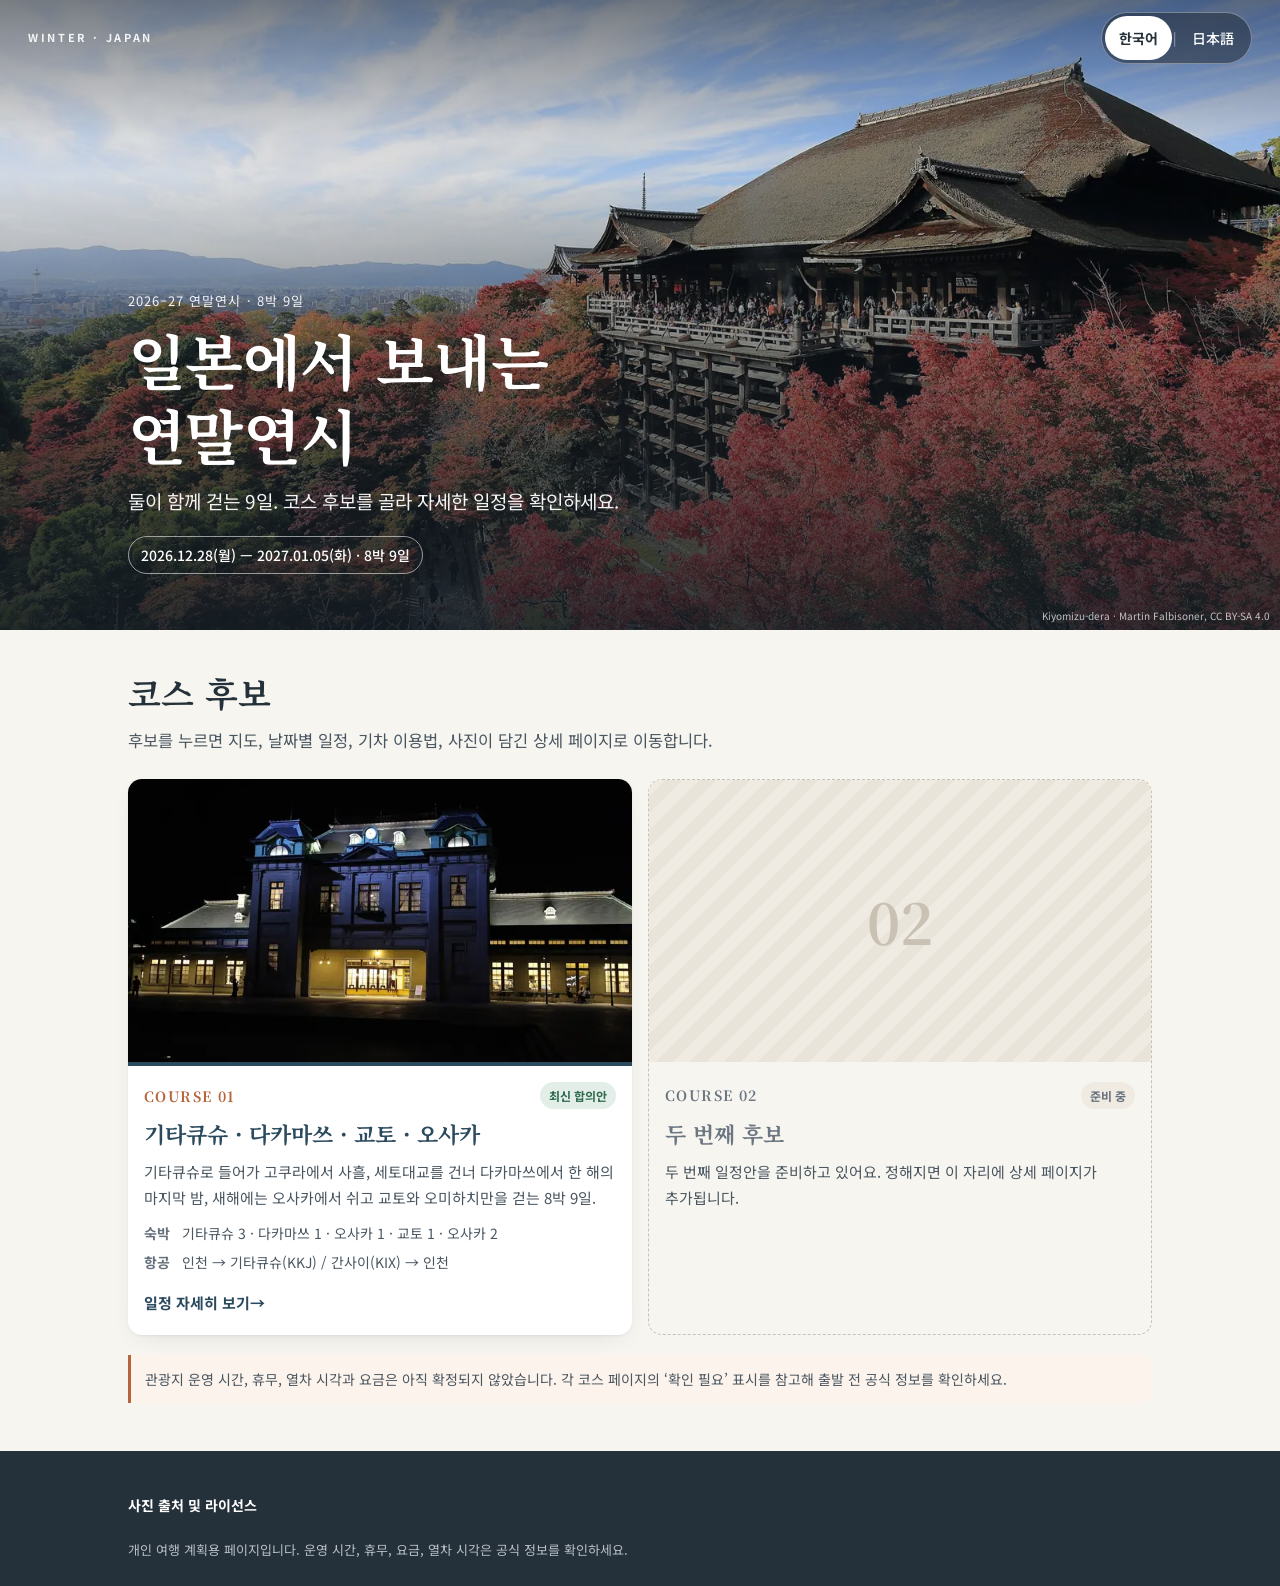
<file: index.html>
<!doctype html>
<html lang="ko">
<head>
  <meta charset="utf-8">
  <meta name="viewport" content="width=device-width, initial-scale=1, viewport-fit=cover">
  <title>일본 연말연시 여행 · 2026.12.28–2027.01.05</title>
  <meta name="description" content="2026.12.28–2027.01.05 일본 연말연시 8박 9일 여행 코스 후보. 지도, 날짜별 일정, 기차 이용법, 사진을 한국어/日本語로 확인하세요.">
  <meta name="theme-color" content="#25313A">
  <meta property="og:type" content="website">
  <meta property="og:title" content="일본 연말연시 여행 · 日本の年末年始旅行">
  <meta property="og:description" content="2026.12.28–2027.01.05 · 8박 9일 코스 후보">
  <meta property="og:image" content="assets/images/kyoto-01-kiyomizu.webp">
  <meta property="og:locale" content="ko_KR">
  <meta property="og:locale:alternate" content="ja_JP">

  <link rel="preconnect" href="https://fonts.googleapis.com">
  <link rel="preconnect" href="https://fonts.gstatic.com" crossorigin>
  <link rel="stylesheet" href="https://fonts.googleapis.com/css2?family=Noto+Sans+JP:wght@400;500;700&family=Noto+Sans+KR:wght@400;500;700&family=Noto+Serif+JP:wght@500;700&family=Noto+Serif+KR:wght@500;700&display=swap">
  <link rel="preload" as="image" href="assets/images/kyoto-01-kiyomizu.webp" fetchpriority="high">
  <link rel="stylesheet" href="assets/css/style.css">
</head>
<body data-page="home" data-hero="kyoto-01-kiyomizu">
  <a class="skip-link" href="#main" data-i18n="skip">본문으로 건너뛰기</a>

  <header class="hero" id="top">
    <img class="hero__img" src="assets/images/kyoto-01-kiyomizu.webp" alt="" width="1600" height="985" fetchpriority="high" decoding="async">
    <div class="hero__shade" aria-hidden="true"></div>
    <div class="hero__bar">
      <span class="hero__brand" aria-hidden="true">WINTER · JAPAN</span>
      <div class="lang-switch" role="group" aria-label="언어 선택" data-i18n-attr="aria-label:langGroup">
        <button type="button" class="lang-switch__btn" data-lang="ko" lang="ko" aria-pressed="true">한국어</button>
        <span class="lang-switch__sep" aria-hidden="true">|</span>
        <button type="button" class="lang-switch__btn" data-lang="ja" lang="ja" aria-pressed="false">日本語</button>
      </div>
    </div>
    <div class="hero__body">
      <p class="hero__eyebrow" data-i18n="eyebrow">2026–27 연말연시 · 8박 9일</p>
      <h1 class="hero__title" data-i18n-html="heroTitle">일본에서 보내는<br>연말연시</h1>
      <p class="hero__sub" data-i18n="heroSub">둘이 함께 걷는 9일. 코스 후보를 골라 자세한 일정을 확인하세요.</p>
      <p class="hero__dates"><time datetime="2026-12-28/2027-01-05" data-i18n="heroDates">2026.12.28(월) — 2027.01.05(화) · 8박 9일</time></p>
    </div>
    <p class="hero__credit">Kiyomizu-dera · Martin Falbisoner, CC BY-SA 4.0</p>
  </header>

  <main id="main" tabindex="-1">
    <noscript><p class="noscript">이 페이지의 언어 전환, 지도, 사진 갤러리는 JavaScript가 필요합니다. / 言語の切り替え、地図、写真ギャラリーにはJavaScriptが必要です。</p></noscript>

    <section class="intro wrap" id="courses" aria-labelledby="intro-title">
      <h2 class="section-title" id="intro-title" data-i18n="candidatesTitle">코스 후보</h2>
      <p class="intro__text" data-i18n="candidatesLead"></p>
      <ol class="cards" id="course-cards"></ol>
      <p class="draft-note" data-i18n="homeNote"></p>
    </section>
  </main>

  <footer class="footer">
    <div class="wrap">
      <details class="credits" id="credits">
        <summary class="credits__summary"><span data-i18n="creditsTitle">사진 출처 및 라이선스</span></summary>
        <p class="credits__lead" data-i18n="creditsLead"></p>
        <ol class="credits__list" id="credits-list"></ol>
      </details>
      <p class="footer__note" data-i18n="footerNote"></p>
    </div>
  </footer>

  <div class="lightbox" id="lightbox" role="dialog" aria-modal="true" aria-labelledby="lb-title" hidden>
    <div class="lightbox__backdrop" data-lb-close></div>
    <figure class="lightbox__figure">
      <div class="lightbox__stage">
        <img class="lightbox__img" id="lb-img" alt="">
        <p class="lightbox__error" id="lb-error" hidden></p>
      </div>
      <figcaption class="lightbox__caption">
        <span class="lightbox__count" id="lb-count"></span>
        <strong class="lightbox__title" id="lb-title"></strong>
        <span class="lightbox__desc" id="lb-desc"></span>
        <span class="lightbox__credit" id="lb-credit"></span>
      </figcaption>
    </figure>
    <button type="button" class="lightbox__btn lightbox__btn--close" data-lb-close data-i18n-attr="aria-label:lbClose" aria-label="닫기">
      <svg viewBox="0 0 24 24" aria-hidden="true"><path d="M6 6l12 12M18 6L6 18"/></svg>
    </button>
    <button type="button" class="lightbox__btn lightbox__btn--prev" id="lb-prev" data-i18n-attr="aria-label:lbPrev" aria-label="이전 사진">
      <svg viewBox="0 0 24 24" aria-hidden="true"><path d="M15 5l-7 7 7 7"/></svg>
    </button>
    <button type="button" class="lightbox__btn lightbox__btn--next" id="lb-next" data-i18n-attr="aria-label:lbNext" aria-label="다음 사진">
      <svg viewBox="0 0 24 24" aria-hidden="true"><path d="M9 5l7 7-7 7"/></svg>
    </button>
  </div>

  <script src="assets/js/credits.js"></script>
  <script src="assets/js/data.js"></script>
  <script src="assets/js/main.js"></script>
</body>
</html>
</file>
<file: assets/css/style.css>
/* =========================================================
 * Winter Japan — mobile-first editorial travel layout
 * ========================================================= */
:root {
  --paper: #F7F5F0;
  --paper-2: #EFEBE3;
  --card: #FFFFFF;
  --ink: #25313A;
  --ink-2: #4A5660;
  --ink-3: #66717B;
  --line: #DDD7CC;
  --sea: #2E6E8E;
  --terracotta: #B5643C;
  --warn: #9A4B2A;
  --ok: #2F6B4F;
  --radius: 14px;
  --radius-sm: 10px;
  --gutter: 16px;
  --nav-h: 60px;
  --sans: "Noto Sans KR", "Apple SD Gothic Neo", "Malgun Gothic", system-ui, sans-serif;
  --serif: "Noto Serif KR", "AppleMyungjo", "Nanum Myeongjo", serif;
  color-scheme: light;
}
:root:lang(ja) {
  --sans: "Noto Sans JP", "Hiragino Sans", "Hiragino Kaku Gothic ProN", "Yu Gothic", "Meiryo", system-ui, sans-serif;
  --serif: "Noto Serif JP", "Hiragino Mincho ProN", "Yu Mincho", serif;
}

*, *::before, *::after { box-sizing: border-box; }
[hidden] { display: none !important; }
html { -webkit-text-size-adjust: 100%; scroll-padding-top: 16px; }
html.is-locked, html.is-locked body { overflow: hidden; }
body {
  margin: 0;
  background: var(--paper);
  color: var(--ink);
  font-family: var(--sans);
  font-size: 16px;
  line-height: 1.75;
  word-break: keep-all;
  overflow-wrap: anywhere;
}
.page-course { padding-bottom: calc(var(--nav-h) + 24px + env(safe-area-inset-bottom)); }
:lang(ja) body, body:lang(ja) { word-break: normal; line-break: strict; }
img { max-width: 100%; display: block; }
a { color: inherit; }
button { font: inherit; color: inherit; }
h1, h2, h3, h4 { line-height: 1.35; margin: 0; }
p { margin: 0; }
ul, ol { margin: 0; padding: 0; list-style: none; }
dl, dd { margin: 0; }

:focus-visible { outline: 3px solid #E0A458; outline-offset: 2px; border-radius: 6px; }
.skip-link {
  position: absolute; left: 12px; top: -60px; z-index: 2000;
  background: var(--ink); color: #fff; padding: 10px 14px; border-radius: 8px; text-decoration: none;
}
.skip-link:focus { top: 12px; }
.wrap { width: 100%; max-width: 1080px; margin: 0 auto; padding: 0 var(--gutter); }
.noscript { margin: 16px; padding: 12px 14px; background: #FFF4E5; border-radius: 10px; }

/* ---------- Hero ---------- */
.hero {
  position: relative;
  min-height: 60vh; min-height: 60svh;
  display: flex; flex-direction: column; justify-content: flex-end;
  color: #fff; overflow: hidden; isolation: isolate; background: #3C4752;
}
.hero__img { position: absolute; inset: 0; width: 100%; height: 100%; object-fit: cover; z-index: -2; }
.hero__shade {
  position: absolute; inset: 0; z-index: -1;
  background:
    linear-gradient(180deg, rgba(20, 28, 36, .55) 0%, rgba(20, 28, 36, 0) 28%),
    linear-gradient(0deg, rgba(20, 28, 36, .85) 0%, rgba(20, 28, 36, .4) 50%, rgba(20, 28, 36, 0) 78%);
}
.hero__bar {
  position: absolute; top: 0; left: 0; right: 0;
  display: flex; align-items: center; justify-content: space-between; gap: 12px;
  padding: max(12px, env(safe-area-inset-top)) var(--gutter) 0;
}
.hero__brand { font-size: 11px; letter-spacing: .24em; font-weight: 700; opacity: .9; }
.lang-switch {
  display: inline-flex; align-items: center; flex: none;
  background: rgba(20, 28, 36, .45); backdrop-filter: blur(8px); -webkit-backdrop-filter: blur(8px);
  border: 1px solid rgba(255, 255, 255, .35); border-radius: 999px; padding: 3px;
}
.lang-switch__btn {
  min-height: 44px; min-width: 64px; padding: 0 14px;
  border: 0; border-radius: 999px; background: transparent; color: #fff;
  font-size: 14px; font-weight: 500; cursor: pointer;
}
.lang-switch__btn[lang="ko"] { font-family: "Noto Sans KR", system-ui, sans-serif; }
.lang-switch__btn[lang="ja"] { font-family: "Noto Sans JP", system-ui, sans-serif; }
.lang-switch__btn[aria-pressed="true"] { background: #fff; color: var(--ink); font-weight: 700; }
.lang-switch__sep { opacity: .5; font-size: 13px; padding: 0 1px; }
.hero__home {
  display: inline-flex; align-items: center; gap: 6px; min-height: 44px; padding: 0 14px 0 12px;
  color: #fff; text-decoration: none; font-size: 14px; font-weight: 500;
  background: rgba(20, 28, 36, .45); backdrop-filter: blur(8px); -webkit-backdrop-filter: blur(8px);
  border: 1px solid rgba(255, 255, 255, .35); border-radius: 999px;
}

.hero__body { width: 100%; max-width: 1080px; margin: 0 auto; padding: 88px var(--gutter) 40px; }
.hero__eyebrow { font-size: 13px; letter-spacing: .08em; opacity: .92; margin-bottom: 10px; }
.hero__title { font-family: var(--serif); font-weight: 700; font-size: clamp(32px, 9vw, 60px); line-height: 1.25; letter-spacing: -.01em; }
.hero__title--course { font-size: clamp(27px, 7.4vw, 52px); }
.hero__sub { margin-top: 12px; font-size: clamp(15px, 4vw, 19px); opacity: .95; max-width: 32em; }
.hero__dates {
  display: inline-block; margin-top: 18px; padding: 6px 12px;
  border: 1px solid rgba(255, 255, 255, .55); border-radius: 999px;
  font-size: 14px; font-weight: 500; font-variant-numeric: tabular-nums;
}
.hero__credit { position: absolute; right: 10px; bottom: 6px; font-size: 10px; opacity: .72; }
.hero--course { min-height: 66vh; min-height: 66svh; }
.tags--hero { margin-top: 14px; }
.hero__row { display: flex; flex-wrap: wrap; align-items: center; gap: 10px; margin-top: 16px; }
.hero__row .hero__dates { margin-top: 0; }
.hero__photo-btn {
  min-height: 44px; padding: 0 16px; border-radius: 999px; cursor: zoom-in;
  border: 0; background: #fff; color: var(--ink); font-size: 14px; font-weight: 700;
}

/* ---------- Common ---------- */
.section { padding-top: 56px; }
.section-title { font-family: var(--serif); font-size: clamp(24px, 6.4vw, 34px); font-weight: 700; }
.section-lead { margin-top: 6px; color: var(--ink-2); max-width: 40em; }
.section-body { display: grid; gap: 20px; margin-top: 22px; }
.lead { font-size: 16.5px; color: var(--ink-2); max-width: 40em; }
.block-title { font-size: 18px; font-weight: 700; display: flex; align-items: center; gap: 10px; margin-top: 12px; }
.block-title::before { content: ""; width: 4px; height: 18px; border-radius: 2px; background: var(--c, var(--ink)); flex: none; }

.tags { display: flex; flex-wrap: wrap; gap: 6px; }
.tag { font-size: 13px; line-height: 1; padding: 7px 10px; border-radius: 999px; }
.tag--light { background: rgba(255, 255, 255, .16); color: #fff; border: 1px solid rgba(255, 255, 255, .4); }

.badge {
  display: inline-block; vertical-align: 1px; margin-left: 6px;
  font-size: 11.5px; line-height: 1; font-weight: 700; padding: 4px 7px; border-radius: 6px; white-space: nowrap;
}
.badge--fixed { background: #E3EEE8; color: var(--ok); }
.badge--cand { background: #E6EEF3; color: #2D5B74; }
.badge--check { background: #FBEBDD; color: var(--warn); }

.pill-link {
  font-size: 13px; color: var(--c, var(--sea)); min-height: 44px; display: inline-flex; align-items: center;
  padding: 0 10px; border-radius: 999px; border: 1px solid color-mix(in srgb, var(--c, var(--sea)) 30%, white);
  text-decoration: none; white-space: nowrap; background: var(--card);
}
.dot-list { display: grid; gap: 6px; }
.dot-list li { position: relative; padding-left: 16px; color: var(--ink-2); }
.dot-list li::before { content: ""; position: absolute; left: 2px; top: .72em; width: 6px; height: 6px; border-radius: 50%; background: var(--c, var(--ink)); opacity: .5; }
.refs a { display: inline-flex; align-items: center; min-height: 44px; color: var(--sea); font-size: 15px; font-weight: 500; }

/* ---------- Home: cards ---------- */
.intro { padding-top: 40px; padding-bottom: 48px; }
.intro__text { margin-top: 10px; color: var(--ink-2); max-width: 40em; }
.cards { display: grid; gap: 16px; margin-top: 24px; }
.card { background: var(--card); border-radius: var(--radius); overflow: hidden; box-shadow: 0 1px 2px rgba(37, 49, 58, .06), 0 8px 24px -12px rgba(37, 49, 58, .18); }
.card__link { display: flex; flex-direction: column; height: 100%; text-decoration: none; color: inherit; }
.card__media { position: relative; aspect-ratio: 16 / 9; background: var(--paper-2); overflow: hidden; }
.card__media img { width: 100%; height: 100%; object-fit: cover; transition: transform .6s ease; }
.card__link:hover .card__media img { transform: scale(1.03); }
.card__media--empty { display: flex; align-items: center; justify-content: center; background: repeating-linear-gradient(135deg, var(--paper-2) 0 12px, #E9E4DA 12px 24px); }
.card__media--empty span { font-family: var(--serif); font-size: 56px; font-weight: 700; color: #C9C1B3; }
.card__body { padding: 16px 16px 18px; display: flex; flex-direction: column; gap: 10px; flex: 1; border-top: 4px solid var(--c); }
.card__top { display: flex; align-items: center; justify-content: space-between; gap: 8px; }
.card__num { font-family: var(--serif); color: var(--a); font-weight: 700; font-size: 14px; letter-spacing: .1em; }
.card__status { font-size: 12px; font-weight: 700; padding: 3px 9px; border-radius: 999px; background: #E3EEE8; color: var(--ok); }
.card--planned .card__status { background: var(--paper-2); color: var(--ink-3); }
.card--planned { box-shadow: none; border: 1px dashed #C9C1B3; background: transparent; }
.card--planned .card__body { border-top-color: transparent; }
.card__title { font-family: var(--serif); font-size: 22px; color: var(--c); }
.card__style { color: var(--ink-2); font-size: 15px; }
.card__facts { display: grid; grid-template-columns: auto 1fr; gap: 4px 12px; font-size: 14px; }
.card__facts dt { color: var(--ink-3); font-weight: 700; }
.card__facts dd { color: var(--ink-2); font-variant-numeric: tabular-nums; }
.card__cta { margin-top: auto; padding-top: 6px; font-weight: 700; font-size: 15px; color: var(--c); min-height: 32px; display: inline-flex; align-items: center; }
.draft-note {
  margin-top: 20px; font-size: 14px; color: var(--ink-2);
  padding: 12px 14px; border-left: 3px solid var(--terracotta); background: #FBF3EC; border-radius: 0 10px 10px 0;
}

/* ---------- Overview ---------- */
.facts { display: grid; background: var(--card); border: 1px solid var(--line); border-radius: var(--radius); overflow: hidden; }
.facts__row { display: grid; grid-template-columns: 4.6em 1fr; gap: 12px; padding: 12px 16px; }
.facts__row + .facts__row { border-top: 1px solid var(--line); }
.facts dt { font-weight: 700; color: var(--ink-3); font-size: 14px; padding-top: 1px; }
.facts dd { font-size: 15px; }

.stays { width: 100%; border-collapse: collapse; font-size: 15px; }
.stays th, .stays td { text-align: left; vertical-align: middle; }
.stays .num { font-variant-numeric: tabular-nums; }
.stays__kind { font-size: 13px; color: var(--ink-3); }
.stays__kind.is-book { color: var(--warn); font-weight: 500; }
.stays tbody tr { border-left: 4px solid var(--rc); }
@media (max-width: 599px) {
  .stays thead { position: absolute; width: 1px; height: 1px; overflow: hidden; clip: rect(0 0 0 0); }
  .stays, .stays tbody, .stays tfoot { display: block; }
  .stays tbody tr {
    display: grid; grid-template-columns: auto auto 1fr; grid-template-areas: "in out n" "city city city" "type type type";
    column-gap: 6px; row-gap: 2px; padding: 12px 14px; margin-bottom: 8px;
    background: var(--card); border: 1px solid var(--line); border-left: 4px solid var(--rc); border-radius: var(--radius-sm);
  }
  .stays__in { grid-area: in; font-size: 13.5px; color: var(--ink-3); font-variant-numeric: tabular-nums; }
  .stays__out { grid-area: out; font-size: 13.5px; color: var(--ink-3); font-variant-numeric: tabular-nums; }
  .stays__n { grid-area: n; justify-self: end; font-weight: 700; color: var(--rc); }
  .stays__city { grid-area: city; font-size: 16px; }
  .stays__type { grid-area: type; }
  .stays tfoot tr { display: flex; flex-wrap: wrap; gap: 4px 10px; padding: 10px 14px; background: var(--ink); color: #fff; border-radius: var(--radius-sm); }
  .stays tfoot th { font-weight: 700; }
  .stays tfoot td.num { font-weight: 700; color: #F2C48D; }
  .stays tfoot td:last-child { width: 100%; font-size: 13.5px; color: #D9DDE0; }
}
@media (min-width: 600px) {
  .stays-wrap { background: var(--card); border: 1px solid var(--line); border-radius: var(--radius); overflow: hidden; }
  .stays th, .stays td { padding: 12px 14px; border-bottom: 1px solid var(--line); }
  .stays thead th { background: var(--paper-2); font-size: 13px; color: var(--ink-3); }
  .stays__arrow { display: none; }
  .stays__n { font-weight: 700; color: var(--rc); }
  .stays tfoot th, .stays tfoot td { border-bottom: 0; background: var(--ink); color: #fff; font-weight: 700; }
  .stays tfoot td:last-child { font-weight: 400; color: #D9DDE0; font-size: 14px; }
}

.legend-box { padding: 14px 16px; border-radius: var(--radius); background: var(--paper-2); }
.legend-box__title { font-size: 13px; font-weight: 700; color: var(--ink-3); margin-bottom: 6px; }
.legend-box ul { display: grid; gap: 6px; }
.legend-box li { display: flex; align-items: center; gap: 8px; font-size: 14px; color: var(--ink-2); }
.legend-box .badge { margin-left: 0; min-width: 5.6em; text-align: center; }

/* ---------- Map ---------- */
.map-frame { position: relative; margin: 0 calc(var(--gutter) * -1); }
.map {
  height: 380px; width: 100%; background: #DCE3E6;
  border-top: 1px solid var(--line); border-bottom: 1px solid var(--line);
  touch-action: pan-y; z-index: 0;
}
.region .map { height: 300px; }
.map.map--active { outline: 3px solid color-mix(in srgb, var(--c) 60%, white); outline-offset: -3px; touch-action: none; }
.map--failed { display: none; }
.map-status { margin: 0 var(--gutter); padding: 14px; border-radius: var(--radius-sm); background: #FFF4E5; color: #6A3F12; font-size: 14px; }
.map:not(.map--failed) ~ .map-status { position: absolute; left: 0; right: 0; bottom: 12px; z-index: 500; box-shadow: 0 6px 20px rgba(0, 0, 0, .15); }
.map-tools { display: flex; flex-wrap: wrap; gap: 8px; align-items: center; margin-top: -8px; }
.map-hint { width: 100%; font-size: 13px; color: var(--ink-3); }
.map-note { font-size: 13px; color: var(--ink-3); }
.btn {
  min-height: 44px; padding: 0 16px; border-radius: 999px; cursor: pointer;
  font-size: 14px; font-weight: 500; display: inline-flex; align-items: center;
}
.btn--ghost { background: var(--card); border: 1px solid var(--line); }
.btn--ghost:hover { border-color: var(--c); }
.btn--ghost[aria-pressed="true"] { background: var(--c); color: #fff; border-color: var(--c); }

/* markers */
.mk { background: none; border: 0; }
.mk span {
  display: flex; align-items: center; justify-content: center; width: 100%; height: 100%;
  border-radius: 999px; font: 700 14px/1 var(--sans); white-space: nowrap;
  box-shadow: 0 2px 8px rgba(0, 0, 0, .35); border: 2px solid #fff;
}
.mk--stay span { background: var(--mk, var(--ink)); color: #fff; }
.mk--spot span { background: #fff; color: var(--mk, var(--ink)); border-color: var(--mk, var(--ink)); }
.mk--airport span { background: #fff; color: var(--ink); border: 3px solid var(--ink); font-size: 12px; }
.mk--transfer span { background: #FFF7E8; color: #7A4413; border: 2px dashed #B5643C; font-size: 13px; }
.mk--dot span { background: #fff; border: 3px solid var(--ink-2); box-shadow: 0 1px 4px rgba(0, 0, 0, .3); }
.leaflet-container { font-family: var(--sans); }
.leaflet-container a.leaflet-popup-close-button { width: 32px; height: 32px; font-size: 22px; line-height: 30px; }
.leaflet-touch .leaflet-bar a { width: 40px; height: 40px; line-height: 40px; }
.pop { display: grid; gap: 4px; font-size: 14px; line-height: 1.55; padding-right: 10px; }
.pop__name { font-size: 15px; }
.pop__meta { color: var(--ink-3); font-size: 13px; font-variant-numeric: tabular-nums; }
.pop__desc { color: var(--ink-2); }

.map-legend { display: grid; gap: 12px; padding: 14px 16px; border-radius: var(--radius); background: var(--card); border: 1px solid var(--line); }
.map-legend__title { font-size: 13px; font-weight: 700; color: var(--ink-3); margin-bottom: 4px; }
.map-legend ul { display: grid; grid-template-columns: repeat(2, minmax(0, 1fr)); gap: 6px 12px; }
.map-legend li { display: flex; align-items: center; gap: 8px; font-size: 13.5px; line-height: 1.4; }
.line-swatch { flex: none; width: 30px; height: 0; border-top: 4px solid var(--lc); border-radius: 2px; }
.line-swatch--dash { border-top-style: dashed; border-top-width: 3px; }
.line-swatch[style*="--dot"] { border-top-style: dotted; border-top-width: 4px; }
.mk-swatch { flex: none; width: 20px; height: 20px; border-radius: 50%; box-shadow: 0 1px 3px rgba(0, 0, 0, .3); }
.mk-swatch--stay { background: var(--ink); border: 2px solid #fff; }
.mk-swatch--transfer { background: #FFF7E8; border: 2px dashed #B5643C; }
.mk-swatch--airport { background: #fff; border: 3px solid var(--ink); }
.mk-swatch--dot { width: 14px; height: 14px; margin: 0 3px; background: #fff; border: 3px solid var(--ink-2); }

/* route list */
.route { display: grid; }
.route__item { position: relative; display: grid; grid-template-columns: 34px 1fr auto; gap: 12px; align-items: center; padding: 8px 0; }
.route__item:not(:last-child)::after {
  content: ""; position: absolute; left: 16px; top: 42px; bottom: -8px; width: 2px;
  background: repeating-linear-gradient(var(--ink-3) 0 4px, transparent 4px 8px); opacity: .45;
}
.route__n {
  width: 34px; height: 34px; border-radius: 50%; background: var(--ink); color: #fff;
  display: flex; align-items: center; justify-content: center; font-weight: 700; font-size: 15px; position: relative; z-index: 1;
}
.route__item--transfer .route__n { background: #FFF7E8; color: #7A4413; border: 2px dashed #B5643C; }
.route__txt { display: grid; min-width: 0; }
.route__name { font-size: 16px; display: flex; align-items: center; gap: 6px; flex-wrap: wrap; }
.route__meta { font-size: 13px; color: var(--ink-3); font-variant-numeric: tabular-nums; }
.tag-transfer { font-size: 11.5px; font-weight: 700; padding: 3px 7px; border-radius: 6px; background: #FBEBDD; color: #7A4413; }

/* ---------- Days ---------- */
.days { display: grid; gap: 12px; }
.day {
  background: var(--card); border-radius: var(--radius); border: 1px solid var(--line);
  border-top: 4px solid var(--rc); padding: 14px 16px; display: grid; gap: 10px;
}
.day--last { background: transparent; border-style: dashed; border-top-style: solid; }
.day__head { display: grid; grid-template-columns: 82px 1fr; gap: 12px; align-items: start; }
.day__date { display: grid; gap: 0; }
.day__n { font-size: 12px; color: var(--rc); font-weight: 700; letter-spacing: .06em; }
.day__md { display: flex; align-items: baseline; gap: 4px; white-space: nowrap; font-variant-numeric: tabular-nums; }
.day__mmdd { font-family: var(--serif); font-size: 21px; font-weight: 700; color: var(--ink); }
.day__wd { font-size: 13px; color: var(--ink-3); }
.day__titles { display: grid; gap: 6px; }
.day__place { font-weight: 700; font-size: 16px; line-height: 1.5; }
.day__types { display: flex; gap: 5px; flex-wrap: wrap; }
.type { font-size: 12px; font-weight: 700; line-height: 1; padding: 5px 8px; border-radius: 999px; }
.type--move { background: #E8EDF1; color: #2B4A5E; }
.type--sight { background: #F4ECE2; color: #8A4B22; }
.type--rest { background: #E6F0EA; color: #2F6B4F; }
.day__items { display: grid; gap: 4px; padding-left: 94px; }
.day__items li { position: relative; padding-left: 14px; font-size: 15px; color: var(--ink-2); line-height: 1.65; }
.day__items li::before { content: ""; position: absolute; left: 0; top: .7em; width: 5px; height: 5px; border-radius: 50%; background: var(--rc); }
.train-ref {
  display: inline-flex; align-items: center; justify-content: center; vertical-align: 1px; margin-left: 6px;
  min-width: 38px; min-height: 26px; padding: 0 6px; border-radius: 6px;
  font-size: 12px; font-weight: 700; text-decoration: none; background: var(--ink); color: #fff;
}
.day__stay { display: flex; gap: 8px; align-items: baseline; padding: 8px 0 0 94px; border-top: 1px dashed var(--line); font-size: 14px; }
.day__stay-k { font-size: 12px; font-weight: 700; color: var(--ink-3); }
.day__stay-v { font-weight: 700; color: var(--ink); }
@media (max-width: 419px) {
  .day__items, .day__stay { padding-left: 0; }
}

/* ---------- Trains ---------- */
.nopass {
  display: grid; grid-template-columns: 36px 1fr; gap: 12px; align-items: start;
  padding: 16px; border-radius: var(--radius); background: var(--ink); color: #F1EEE8;
}
.nopass__icon { width: 36px; height: 36px; border-radius: 50%; background: #F2C48D; color: var(--ink); display: flex; align-items: center; justify-content: center; font-weight: 700; font-size: 20px; }
.nopass__title { display: block; color: #fff; font-size: 17px; margin-bottom: 2px; }
.nopass p { color: #D9DDE0; font-size: 15px; }
.segs { display: grid; gap: 12px; }
.seg {
  --sc: #25313A;
  background: var(--card); border: 1px solid var(--line); border-radius: var(--radius); overflow: hidden;
}
.seg--marine { --sc: #2E7DA6; }
.seg__head { display: flex; align-items: center; justify-content: space-between; padding: 10px 16px; background: var(--sc); color: #fff; }
.seg__id { font-weight: 700; letter-spacing: .06em; font-size: 15px; }
.seg__date { font-size: 14px; font-variant-numeric: tabular-nums; }
.seg__route { display: flex; align-items: center; gap: 10px; padding: 14px 16px 6px; }
.seg__stn { display: grid; line-height: 1.3; }
.seg__stn strong { font-family: var(--serif); font-size: 22px; }
.seg__stn small { font-size: 12px; color: var(--ink-3); }
.seg__arrow { font-size: 20px; color: var(--sc); font-weight: 700; }
.seg__dl { display: grid; padding: 4px 16px 14px; }
.seg__dl > div { display: grid; grid-template-columns: 5.2em 1fr; gap: 10px; padding: 7px 0; border-top: 1px solid var(--paper-2); }
.seg__dl dt { font-size: 13px; font-weight: 700; color: var(--ink-3); padding-top: 2px; }
.seg__dl dd { font-size: 15px; }
.other-trains { display: grid; gap: 8px; }
.other-trains li { display: grid; grid-template-columns: 5.4em 1fr; gap: 10px; padding: 10px 14px; background: var(--card); border: 1px solid var(--line); border-radius: var(--radius-sm); font-size: 15px; }
.other-trains__d { font-weight: 700; font-variant-numeric: tabular-nums; color: var(--ink-2); font-size: 14px; padding-top: 1px; }

/* ---------- Regions ---------- */
.region-chips { display: flex; flex-wrap: wrap; gap: 8px; }
.region-chips a {
  display: inline-flex; align-items: center; gap: 8px; min-height: 44px; padding: 0 14px 0 6px;
  background: var(--card); border: 1px solid var(--line); border-radius: 999px; text-decoration: none; font-weight: 500; font-size: 15px;
}
.region-chips__n { width: 30px; height: 30px; border-radius: 50%; background: var(--rc); color: #fff; display: flex; align-items: center; justify-content: center; font-size: 13px; font-weight: 700; }
.region { display: grid; gap: 16px; padding-top: 36px; border-top: 1px solid var(--line); margin-top: 8px; }
.region__head { display: flex; align-items: center; gap: 14px; }
.region__num { font-family: var(--serif); font-size: 40px; font-weight: 700; color: var(--rc); line-height: 1; }
.region__name { font-family: var(--serif); font-size: clamp(24px, 6.4vw, 32px); color: var(--rc); }
.region__dates { font-size: 14px; color: var(--ink-3); font-variant-numeric: tabular-nums; }
.region__info { display: grid; gap: 14px; }
.region__k { display: block; font-size: 13px; font-weight: 700; color: var(--rc); margin-bottom: 2px; }
.region__k .badge { margin-left: 6px; }
.region__concept { font-size: 16.5px; font-family: var(--serif); }
.region__spots ul { display: grid; gap: 8px; }
.region__spots li { display: grid; gap: 0; padding: 10px 14px; background: var(--card); border-radius: var(--radius-sm); border-left: 4px solid var(--rc); }
.region__spots li strong { font-size: 15.5px; }
.region__spots li span { color: var(--ink-2); font-size: 14.5px; }
.region__caution { padding: 12px 14px; border-radius: var(--radius-sm); background: #FBF1EA; font-size: 14.5px; color: var(--ink-2); }
.region__caution .region__k { color: var(--warn); }
.region__map { display: grid; gap: 12px; --c: var(--rc); }
.region__maptitle { font-size: 16px; font-weight: 700; }
.region .map { --mk: var(--rc); }
.map-points { display: grid; gap: 2px; }
.map-points li { display: grid; grid-template-columns: 28px 1fr auto; gap: 10px; align-items: center; }
.map-points__n { width: 26px; height: 26px; border-radius: 50%; display: flex; align-items: center; justify-content: center; font-size: 13px; font-weight: 700; background: #fff; color: var(--rc); border: 2px solid var(--rc); }
.map-points__n.mk-k--stay, .map-points__n.mk-k--hub { background: var(--rc); color: #fff; }
.map-points__n.mk-k--airport { border: 3px solid var(--ink); color: var(--ink); }
.map-points__name { font-size: 15px; }

.lead-photo { margin: 0 calc(var(--gutter) * -1); }
.lead-photo__btn { position: relative; display: block; width: 100%; padding: 0; border: 0; cursor: zoom-in; aspect-ratio: 3 / 2; background: var(--paper-2); overflow: hidden; }
.lead-photo__btn img { width: 100%; height: 100%; object-fit: cover; }
.lead-photo__cap { padding: 8px var(--gutter) 0; font-size: 14px; color: var(--ink-3); }
.lead-photo__cap strong { color: var(--ink-2); }

/* broken image fallback */
.img-fallback { display: none; }
.is-broken { background: repeating-linear-gradient(135deg, var(--paper-2) 0 10px, #E8E3D9 10px 20px); }
.is-broken img { visibility: hidden; }
.is-broken .img-fallback { display: flex; position: absolute; inset: 0; align-items: center; justify-content: center; padding: 12px; text-align: center; font-size: 13px; color: var(--ink-3); }

/* gallery */
.gallery { border-top: 1px solid var(--line); border-bottom: 1px solid var(--line); }
.gallery__summary { list-style: none; cursor: pointer; min-height: 56px; display: flex; align-items: center; justify-content: space-between; gap: 12px; font-weight: 700; color: var(--rc, var(--c)); font-size: 16px; }
.gallery__summary::-webkit-details-marker { display: none; }
.gallery__chev { width: 34px; height: 34px; border-radius: 50%; border: 1px solid var(--line); position: relative; flex: none; }
.gallery__chev::before { content: ""; position: absolute; left: 50%; top: 50%; width: 8px; height: 8px; border-right: 2px solid currentColor; border-bottom: 2px solid currentColor; transform: translate(-50%, -70%) rotate(45deg); transition: transform .2s ease; }
.gallery[open] .gallery__chev::before { transform: translate(-50%, -30%) rotate(-135deg); }
.gallery__grid { display: grid; grid-template-columns: repeat(2, minmax(0, 1fr)); gap: 12px 10px; padding: 4px 0 12px; }
.thumb figure { margin: 0; }
.thumb__btn { position: relative; display: block; width: 100%; padding: 0; border: 0; cursor: zoom-in; aspect-ratio: 4 / 3; border-radius: var(--radius-sm); overflow: hidden; background: var(--paper-2); }
.thumb__btn img { width: 100%; height: 100%; object-fit: cover; transition: transform .4s ease; }
.thumb__btn:hover img { transform: scale(1.04); }
.thumb__cap { display: grid; padding-top: 6px; font-size: 13px; line-height: 1.5; }
.thumb__cap strong { font-size: 14px; }
.thumb__cap span { color: var(--ink-3); }
.gallery__note { font-size: 12.5px; color: var(--ink-3); padding-bottom: 14px; }

/* ---------- Notice ---------- */
.notice { padding-bottom: 40px; }
.notice__list { counter-reset: n; display: grid; gap: 10px; margin-top: 18px; }
.notice__item { counter-increment: n; position: relative; padding: 14px 16px 14px 52px; background: var(--card); border-radius: var(--radius-sm); border: 1px solid var(--line); }
.notice__item::before { content: counter(n); position: absolute; left: 14px; top: 14px; width: 26px; height: 26px; border-radius: 50%; background: var(--paper-2); color: var(--ink); display: flex; align-items: center; justify-content: center; font-weight: 700; font-size: 14px; }
.notice__title { display: block; margin-bottom: 2px; }
.notice__item p { color: var(--ink-2); font-size: 15px; }

/* ---------- Footer ---------- */
.footer { background: var(--ink); color: #D9DDE0; padding: 32px 0 24px; font-size: 14px; }
.footer a { color: #F2C48D; }
.credits__summary { cursor: pointer; min-height: 44px; display: flex; align-items: center; font-weight: 700; color: #fff; }
.credits__lead { margin: 6px 0 12px; color: #B8C0C6; font-size: 13px; }
.credits__list { display: grid; gap: 6px; font-size: 13px; line-height: 1.6; list-style: decimal; padding-left: 1.4em; }
.credits__list strong { color: #fff; font-weight: 500; }
.footer__note { margin-top: 12px; color: #B8C0C6; font-size: 13px; }

/* ---------- Jump nav (bottom) ---------- */
.jump-nav {
  position: fixed; z-index: 900; left: 50%; transform: translateX(-50%);
  bottom: calc(12px + env(safe-area-inset-bottom));
  width: calc(100% - 20px); max-width: 560px; height: var(--nav-h);
  display: grid; grid-auto-flow: column; grid-auto-columns: 1fr; align-items: center; padding: 6px;
  background: rgba(37, 49, 58, .92); backdrop-filter: blur(10px); -webkit-backdrop-filter: blur(10px);
  border-radius: 999px; box-shadow: 0 10px 30px -10px rgba(0, 0, 0, .45);
}
.jump-nav a {
  display: flex; align-items: center; justify-content: center; height: 100%; min-height: 44px;
  color: #E6E9EB; text-decoration: none; font-size: 13px; font-weight: 500; border-radius: 999px; white-space: nowrap;
}
.jump-nav a.is-current { background: #F7F5F0; color: var(--ink); font-weight: 700; }

/* ---------- Lightbox ---------- */
.lightbox { position: fixed; inset: 0; z-index: 3000; display: flex; align-items: center; justify-content: center; }
.lightbox[hidden] { display: none; }
.lightbox__backdrop { position: absolute; inset: 0; background: rgba(12, 16, 20, .94); }
.lightbox__figure { position: relative; margin: 0; width: 100%; max-width: 1200px; max-height: 100%; display: flex; flex-direction: column; padding: 56px 0 12px; }
.lightbox__stage { flex: 1; min-height: 0; display: flex; align-items: center; justify-content: center; }
.lightbox__img { max-width: 100%; max-height: calc(100vh - 190px); max-height: calc(100svh - 190px); width: auto; height: auto; object-fit: contain; }
.lightbox__error { color: #ddd; padding: 40px 20px; }
.lightbox__caption { display: grid; gap: 2px; padding: 12px var(--gutter) 0; color: #E6E9EB; font-size: 14px; }
.lightbox__count { font-size: 12px; color: #9AA4AB; font-variant-numeric: tabular-nums; }
.lightbox__title { font-size: 16px; color: #fff; }
.lightbox__desc { color: #C9CFD3; }
.lightbox__credit { font-size: 11.5px; color: #8E989F; }
.lightbox__btn { position: absolute; z-index: 2; width: 48px; height: 48px; border-radius: 50%; border: 0; cursor: pointer; background: rgba(255, 255, 255, .14); color: #fff; display: flex; align-items: center; justify-content: center; }
.lightbox__btn:hover { background: rgba(255, 255, 255, .26); }
.lightbox__btn svg { width: 22px; height: 22px; fill: none; stroke: currentColor; stroke-width: 2.2; stroke-linecap: round; stroke-linejoin: round; }
.lightbox__btn--close { top: max(8px, env(safe-area-inset-top)); right: 8px; }
.lightbox__btn--prev, .lightbox__btn--next { top: 50%; transform: translateY(-50%); }
.lightbox__btn--prev { left: 6px; }
.lightbox__btn--next { right: 6px; }
.lightbox.is-open .lightbox__img { animation: lb-in .22s ease; }
@keyframes lb-in { from { opacity: 0; } to { opacity: 1; } }

/* ---------- Responsive ---------- */
@media (max-width: 380px) {
  .hero__home { font-size: 13px; padding: 0 10px; }
  .lang-switch__btn { min-width: 54px; padding: 0 10px; }
  .jump-nav a { font-size: 12px; }
  .map-legend ul { grid-template-columns: 1fr; }
}
@media (min-width: 600px) {
  .gallery__grid { grid-template-columns: repeat(3, minmax(0, 1fr)); gap: 16px 14px; }
}
@media (min-width: 768px) {
  :root { --gutter: 28px; }
  body { font-size: 16.5px; }
  .section { padding-top: 72px; }
  .hero { min-height: 64vh; }
  .hero__body { padding-bottom: 56px; }
  .cards { grid-template-columns: repeat(2, minmax(0, 1fr)); }
  .lead-photo, .map-frame { margin: 0; }
  .lead-photo__btn, .map { border-radius: var(--radius); }
  .map { border: 1px solid var(--line); height: 460px; }
  .region .map { height: 340px; }
  .map-frame .map-status { margin: 0; }
  .lead-photo__cap { padding-left: 0; }
  .lead-photo__btn { aspect-ratio: 16 / 9; }
  .map-legend { grid-template-columns: 1fr 1fr; }
  .days { grid-template-columns: repeat(2, minmax(0, 1fr)); }
  .day__items, .day__stay { padding-left: 0; }
  .segs { grid-template-columns: repeat(2, minmax(0, 1fr)); }
  .lightbox__btn--prev { left: 16px; }
  .lightbox__btn--next { right: 16px; }
}
@media (min-width: 1024px) {
  .hero { min-height: 70vh; }
  .days { grid-template-columns: repeat(3, minmax(0, 1fr)); }
  .region { grid-template-columns: minmax(0, 1.15fr) minmax(0, 1fr); column-gap: 40px; align-items: start; }
  .region__head, .lead-photo, .gallery { grid-column: 1; }
  .region__head { grid-column: 1 / -1; }
  .region__info { grid-column: 2; grid-row: 2 / span 2; }
  .region__map { grid-column: 1 / -1; }
}

@media (prefers-reduced-motion: reduce) {
  *, *::before, *::after { animation: none !important; transition: none !important; scroll-behavior: auto !important; }
}
@media (hover: none) {
  .card__link:hover .card__media img, .thumb__btn:hover img { transform: none; }
}
@media print {
  .jump-nav, .lang-switch, .map-tools { display: none; }
  .page-course { padding-bottom: 0; }
}
</file>
